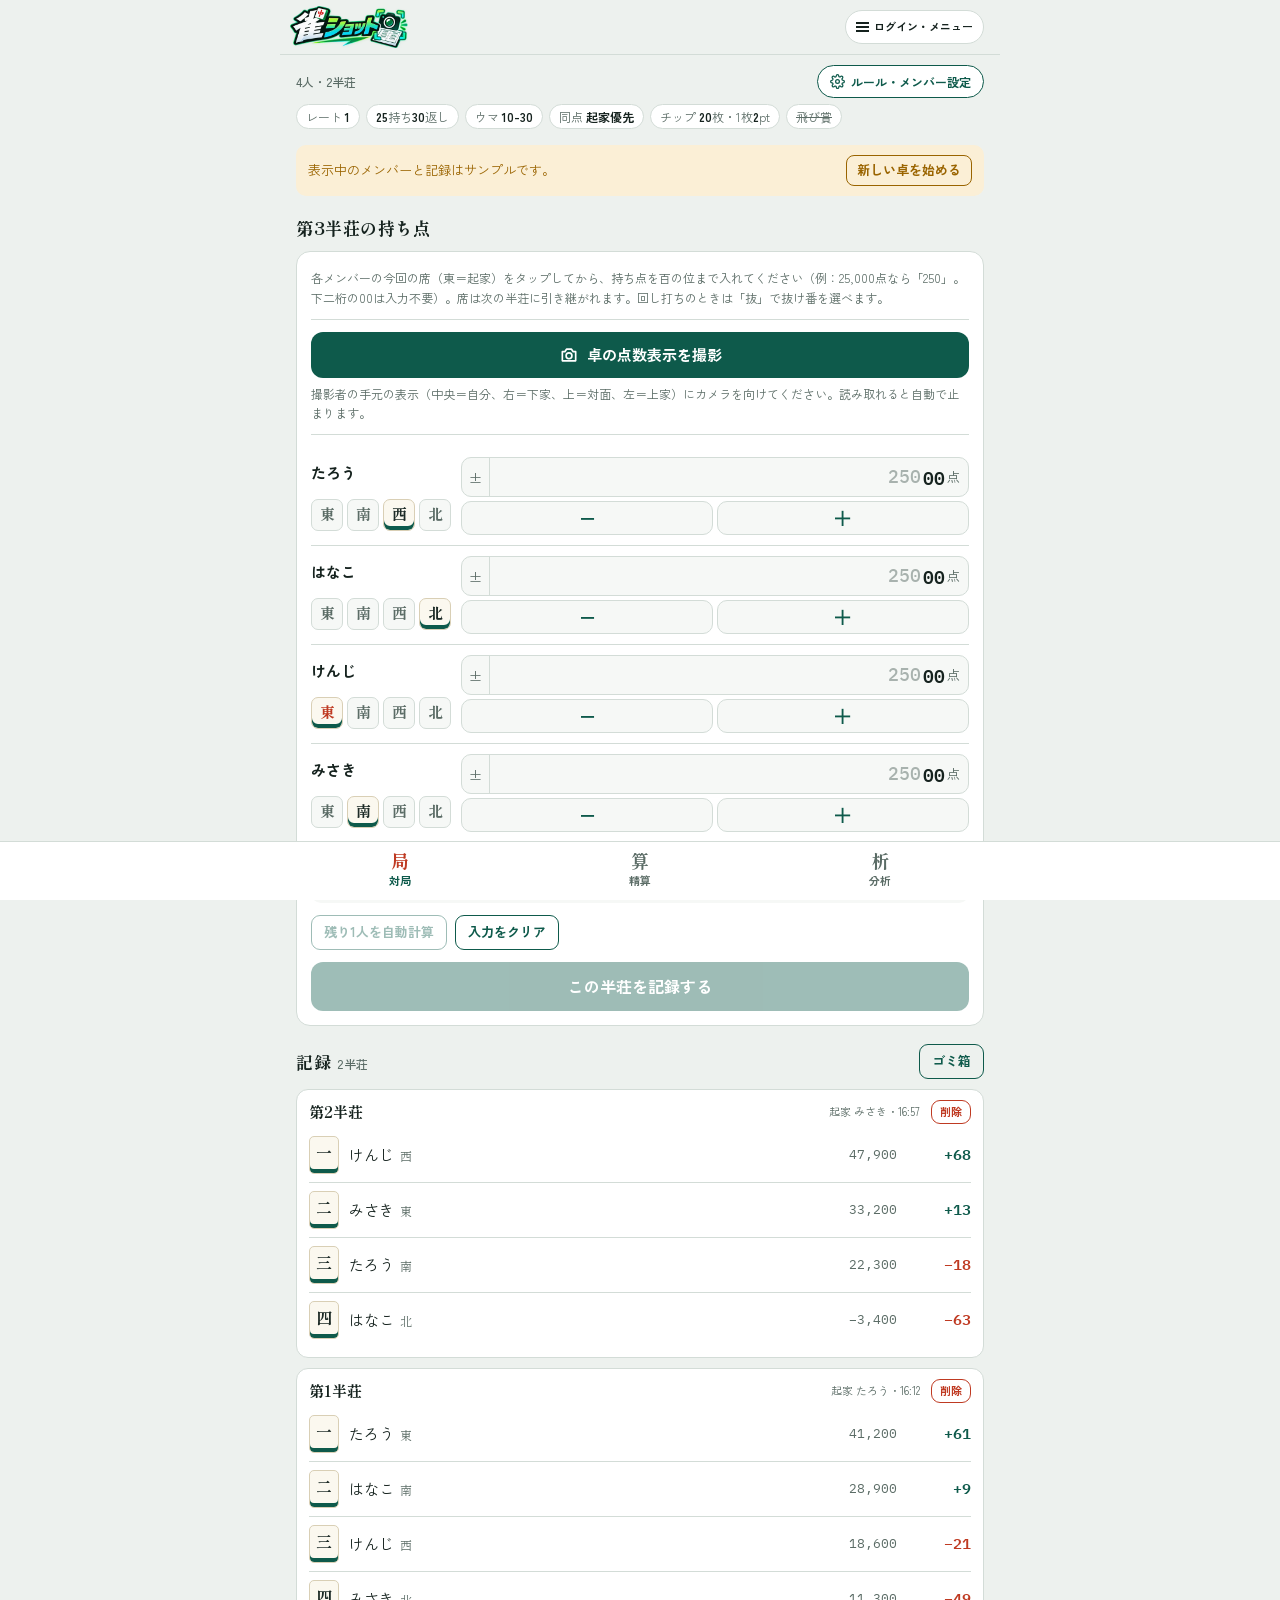
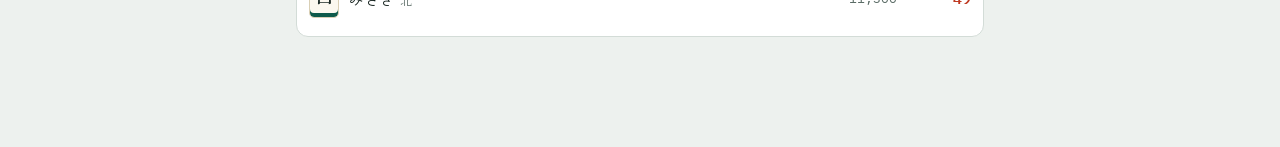
<file: index.html>
<!doctype html>
<html lang="ja">
<head>
<meta charset="utf-8">
<meta name="viewport" content="width=device-width,initial-scale=1,viewport-fit=cover">
<meta name="theme-color" content="#0E5A4B">
<meta name="color-scheme" content="only light">
<meta name="apple-mobile-web-app-capable" content="yes">
<meta name="mobile-web-app-capable" content="yes">
<meta name="apple-mobile-web-app-title" content="雀ショット">
<link rel="manifest" href="manifest.webmanifest">
<link rel="icon" href="favicon-32.png" sizes="32x32">
<link rel="icon" href="icon-192.png" sizes="192x192">
<link rel="apple-touch-icon" href="apple-touch-icon.png">
<title>雀ショット</title>
<link rel="preconnect" href="https://fonts.googleapis.com">
<link rel="preconnect" href="https://fonts.gstatic.com" crossorigin>
<link rel="stylesheet" href="https://fonts.googleapis.com/css2?family=Shippori+Mincho+B1:wght@600;800&family=Zen+Kaku+Gothic+New:wght@400;500;700&family=IBM+Plex+Mono:wght@500;600&display=swap">
<script src="move.js?v=67"></script>
<link rel="stylesheet" href="style.css?v=67">
</head>
<body>
<div class="wrap">
  <header class="top">
    <h1 class="logo"><img src="logo.webp" width="404" height="144" alt="雀ショット"></h1>
    <div class="hbtns ro-hide">
      <button type="button" class="hbtn" id="menuBtn" aria-label="メニュー" aria-haspopup="dialog" aria-controls="menu"><span class="bars" aria-hidden="true"></span><span class="mtx" id="menuLbl">メニュー</span></button>
    </div>
  </header>
  <div class="meta"><div class="metarow"><span id="modeLbl"></span><button type="button" class="setbtn ro-hide" id="settingsBtn" aria-haspopup="dialog" aria-controls="settingsDlg"><svg viewBox="0 0 24 24" fill="none" stroke="currentColor" stroke-width="2" stroke-linecap="round" stroke-linejoin="round" aria-hidden="true"><circle cx="12" cy="12" r="3"/><path d="M19.4 15a1.7 1.7 0 0 0 .3 1.8l.1.1a2 2 0 1 1-2.8 2.8l-.1-.1a1.7 1.7 0 0 0-1.8-.3 1.7 1.7 0 0 0-1 1.5V21a2 2 0 1 1-4 0v-.1a1.7 1.7 0 0 0-1.1-1.5 1.7 1.7 0 0 0-1.8.3l-.1.1a2 2 0 1 1-2.8-2.8l.1-.1a1.7 1.7 0 0 0 .3-1.8 1.7 1.7 0 0 0-1.5-1H3a2 2 0 1 1 0-4h.1a1.7 1.7 0 0 0 1.5-1.1 1.7 1.7 0 0 0-.3-1.8l-.1-.1a2 2 0 1 1 2.8-2.8l.1.1a1.7 1.7 0 0 0 1.8.3H9a1.7 1.7 0 0 0 1-1.5V3a2 2 0 1 1 4 0v.1a1.7 1.7 0 0 0 1 1.5 1.7 1.7 0 0 0 1.8-.3l.1-.1a2 2 0 1 1 2.8 2.8l-.1.1a1.7 1.7 0 0 0-.3 1.8V9a1.7 1.7 0 0 0 1.5 1H21a2 2 0 1 1 0 4h-.1a1.7 1.7 0 0 0-1.5 1z"/></svg>ルール・メンバー設定</button></div><div class="chips" id="ruleChips"></div></div>
  <div id="cloudState" class="cloudbar" hidden></div>
  <div id="sampleBanner" class="banner" hidden>
    <span>表示中のメンバーと記録はサンプルです。</span>
    <button type="button" id="startFresh">新しい卓を始める</button>
  </div>

  <!-- 対局 -->
  <section class="view" id="v-game" hidden>
    <div class="sec ro-hide">
      <h2 id="nextTitle">半荘の結果を入力</h2>
      <div class="panel">
        <div class="row"><span class="hint">各メンバーの今回の席（東＝起家）をタップしてから、持ち点を百の位まで入れてください（例：25,000点なら「250」。下二桁の00は入力不要）。席は次の半荘に引き継がれます。回し打ちのときは「抜」で抜け番を選べます。</span></div>
        <div class="row">
          <div class="camrow">
            <button type="button" class="btn cam" id="camBtn"><svg viewBox="0 0 24 24" fill="none" stroke="currentColor" stroke-width="2" stroke-linecap="round" stroke-linejoin="round" aria-hidden="true"><path d="M4 8h3l2-3h6l2 3h3v11H4z"/><circle cx="12" cy="13" r="3.5"/></svg>卓の点数表示を撮影</button>
          </div>
          <input type="file" id="camIn" accept="image/*" capture="environment" hidden>
          <input type="file" id="pickIn" accept="image/*,video/*" hidden>
          <span class="hint">撮影者の手元の表示（中央＝自分、右＝下家、上＝対面、左＝上家）にカメラを向けてください。読み取れると自動で止まります。</span>
          <div id="scanBox" class="scan" hidden>
            <div><div class="lbl">撮影したのは誰？</div><div class="seg" id="segShooter" style="margin-top:6px"></div></div>
            <div id="emptyWrap" hidden><div class="lbl">空いている席の表示（三麻）</div><div class="seg" id="segEmpty" style="margin-top:6px"></div><p class="hint" id="emptyHint" style="margin:4px 0 0"></p></div>
            <canvas id="scanCv" aria-label="読み取った写真"></canvas>
            <div id="scanRows"></div>
            <div class="check" id="scanCheck"></div>
            <div class="actions" style="margin-top:0"><button type="button" class="btn" id="scanApply" style="width:auto;flex:1">入力欄に反映</button><button type="button" class="btn ghost" id="scanCancel">やめる</button></div>
          </div>
          <div class="busy" id="scanBusy" hidden>読み取り中…</div>
        </div>
        <div class="row" style="gap:0" id="entryList"></div>
        <div class="tobi" id="tobiBox" hidden></div>
        <div class="check" id="sumCheck"></div>
        <div class="actions">
          <button type="button" class="btn ghost" id="autoFill">残り1人を自動計算</button>
          <button type="button" class="btn ghost" id="clearEntry">入力をクリア</button>
        </div>
        <div style="margin-top:12px"><button type="button" class="btn" id="saveGame" disabled>この半荘を記録する</button></div>
      </div>
    </div>
    <div class="sec">
      <div class="sechead"><h2>記録<span class="sub" id="gameCount"></span></h2><button type="button" class="btn ghost ro-hide" id="trashToggle">ゴミ箱</button></div>
      <div class="panel ro-hide" id="trashBox" hidden style="margin-bottom:10px"></div>
      <div id="gameList"></div>
    </div>
  </section>

  <!-- 精算 -->
  <section class="view" id="v-total" hidden>
    <div class="sec">
      <h2>精算</h2>
      <div class="big" id="yenCards"></div>
    </div>
    <div class="sec">
      <h2>チップ<span class="sub">終了時の枚数</span></h2>
      <div class="panel">
        <div class="grid4" id="chipFields"></div>
        <div class="check" id="chipCheck" style="margin-top:12px"></div>
        <div id="chipSaved" class="savestate" aria-live="polite"></div>
      </div>
    </div>
    <div class="sec">
      <h2>場代<span class="sub">精算の金額から差し引きます</span></h2>
      <div class="panel">
        <div class="row">
          <div class="grid2"><div><div class="mini">場代の合計</div><label class="field"><input id="inFee" inputmode="numeric" placeholder="0" aria-label="場代の合計"><span class="unit">円</span></label></div></div>
        </div>
        <div class="row"><span class="lbl">分け方</span>
          <div class="seg" id="segFee"><button type="button" data-v="equal">全員で均等</button><button type="button" data-v="games">打った半荘数で按分</button></div>
          <span class="hint" id="feeHint"></span>
        </div>
      </div>
    </div>
    <div class="sec">
      <h2>内訳</h2>
      <div class="panel"><div class="tw"><table id="totalTable"></table></div></div>
    </div>
    <div class="sec ro-hide">
      <div class="panel">
        <div class="toggle"><span>この精算を保存して新しく始める</span><button type="button" class="btn ghost" id="resetAll">保存して新しく始める</button></div>
        <div class="confirm" id="resetConfirm" hidden style="color:var(--ink)">
          <span>今の記録・チップ・場代を「過去の精算」に保存して、新しく始めます。ルールとメンバーはそのまま残ります。</span>
          <button type="button" class="btn" style="width:auto" id="resetYes">保存して始める</button>
          <button type="button" class="btn ghost" id="resetNo">やめる</button>
        </div>
      </div>
    </div>
      <div class="sec">
      <h2>過去の精算<span class="sub">保存した精算を見る・戻す</span></h2>
      <div class="panel" id="archiveList"></div>
    </div>
  </section>

  <!-- 成績 -->
  <section class="view" id="v-stats" hidden>
    <div class="sec">
      <h2>分析<span class="sub">この卓のメンバー全員の成績</span></h2>
      <div id="statsBox" style="display:grid;gap:14px"></div>
    </div>
  </section>

  <!-- 共有 -->
</div>

<nav class="tabs" aria-label="画面切り替え">
  <div class="in">
    <button type="button" data-view="game"><span class="k">局</span>対局</button>
    <button type="button" data-view="total"><span class="k">算</span>精算</button>
    <button type="button" data-view="stats"><span class="k">析</span>分析</button>
  </div>
</nav>

<dialog id="settingsDlg" class="fulldlg" aria-labelledby="settingsTitle">
  <div class="fulldlg-hd"><h2 id="settingsTitle">ルール・メンバー設定</h2><button type="button" class="btn" id="settingsClose">完了</button></div>
  <div class="fulldlg-body">
  <!-- メンバー -->
  <section id="v-players">
    <div class="sec">
      <h2>メンバー<span class="sub">席（東南西北）は半荘ごとに対局画面で決めます</span></h2>
      <div class="panel" style="margin-bottom:10px">
        <div class="row"><span class="lbl">メンバーの人数</span>
          <div class="seg" id="segMembers"></div>
          <span class="hint" id="memHint"></span>
        </div>
      </div>
      <div class="panel" id="seatList"></div>
      <p class="hint" style="margin:8px 2px 0">名前は途中で変えても記録はそのまま残ります。</p>
    </div>
  </section>

  <!-- ルール -->
  <section id="v-rules">
    <div class="sec">
      <h2>基本</h2>
      <div class="panel">
        <div class="row"><span class="lbl">人数</span>
          <div class="seg" id="segPlayers"><button type="button" data-v="4">4人麻雀</button><button type="button" data-v="3">3人麻雀</button></div>
          <div class="confirm" id="playersConfirm" hidden><span id="playersMsg"></span><button type="button" class="btn" id="playersYes">保存して切り替える</button><button type="button" class="btn ghost" id="playersNo">やめる</button></div>
        </div>
        <div class="row"><span class="lbl">レート</span>
          <div class="seg" id="segRate"><button type="button" data-v="0.5">0.5<small>テンゴ</small></button><button type="button" data-v="0.75">0.75<small>テンナナゴ</small></button><button type="button" data-v="1">1<small>テンピン</small></button><button type="button" data-v="2">2<small>テンリャン</small></button><button type="button" data-v="custom">その他</button></div>
          <div id="rateCustomRow" hidden><label class="field" style="max-width:220px"><span class="unit">1000点＝</span><input id="inRateYen" inputmode="decimal" aria-label="1000点あたりの金額（円）"><span class="unit">円</span></label></div>
          <span class="hint" id="rateHint"></span>
        </div>
        <div class="row"><span class="lbl">持ち点 / 返し</span>
          <div class="grid2">
            <div><div class="mini">配給原点</div><label class="field"><input id="inStart" inputmode="numeric" aria-label="配給原点"><span class="unit">点</span></label></div>
            <div><div class="mini">返し点</div><label class="field"><input id="inRet" inputmode="numeric" aria-label="返し点"><span class="unit">点</span></label></div>
          </div>
          <span class="hint" id="okaHint"></span>
        </div>
        <div class="row"><span class="lbl">端数処理</span>
          <div class="seg" id="segRound"><button type="button" data-v="gosha">五捨六入</button><button type="button" data-v="shisha">四捨五入</button><button type="button" data-v="kirisute">切り捨て</button><button type="button" data-v="none">小数で計算</button></div>
          <span class="hint">1000点＝1ptに換算するときの百の位の扱い。トップは他家の合計で調整します。</span>
        </div>
        <div class="row"><span class="lbl">同点のとき</span>
          <div class="seg" id="segTie"><button type="button" data-v="kicha">起家優先</button><button type="button" data-v="kamicha">上家取り</button><button type="button" data-v="split">分け合い</button></div>
          <span class="hint" id="tieHint"></span>
        </div>
      </div>
    </div>

    <div class="sec">
      <h2>ウマ<span class="sub">順位点</span></h2>
      <div class="panel">
        <div class="row">
          <div class="seg" id="segUma"></div>
          <div id="umaCustom" hidden>
            <div class="grid4" id="umaFields"></div>
            <div class="warnline" id="umaWarn" hidden></div>
          </div>
          <span class="hint" id="umaHint"></span>
        </div>
      </div>
    </div>

    <div class="sec">
      <h2>チップ</h2>
      <div class="panel">
        <div class="row">
          <div class="grid2">
            <div><div class="mini">初期枚数</div><label class="field"><input id="inChipInit" inputmode="numeric" aria-label="チップ初期枚数"><span class="unit">枚</span></label></div>
            <div><div class="mini">1枚の価値</div><label class="field"><input id="inChipPt" inputmode="decimal" aria-label="チップ1枚の価値"><span class="unit">pt</span></label></div>
          </div>
          <span class="hint" id="chipHint"></span>
        </div>
      </div>
    </div>

    <div class="sec">
      <h2>飛び賞</h2>
      <div class="panel">
        <div class="row toggle"><span>飛び賞あり</span><button type="button" class="sw" role="switch" id="swTobi" aria-label="飛び賞"></button></div>
        <div class="row" id="tobiPtRow">
          <div class="grid2"><div><div class="mini">飛び賞</div><label class="field"><input id="inTobiPt" inputmode="decimal" aria-label="飛び賞のpt"><span class="unit">pt</span></label></div></div>
          <span class="hint" id="tobiHint"></span>
        </div>
        <div class="row" id="tobiAtRow"><span class="lbl">飛びの判定</span>
          <div class="seg" id="segTobiAt"><button type="button" data-v="neg">0点未満で飛び</button><button type="button" data-v="zero">0点ちょうども飛び</button></div>
        </div>
      </div>
    </div>
  </section>

  </div>
</dialog>

<dialog id="shareDlg" class="fulldlg" aria-labelledby="shareTitle">
  <div class="fulldlg-hd"><h2 id="shareTitle">共有・卓の切り替え</h2><button type="button" class="btn" id="shareClose">閉じる</button></div>
  <div class="fulldlg-body">
    <div id="shareBox" style="display:grid;gap:12px"></div>
  </div>
</dialog>

<dialog id="privacyDlg" class="fulldlg" aria-labelledby="privacyTitle">
  <div class="fulldlg-hd"><h2 id="privacyTitle">プライバシーポリシー</h2><button type="button" class="btn" id="privacyClose">閉じる</button></div>
  <iframe id="privacyFrame" title="プライバシーポリシー" class="docframe"></iframe>
</dialog>

<dialog id="qrJoin" class="pickdlg" aria-labelledby="qrJoinTitle">
  <div class="sheet-hd"><h2 id="qrJoinTitle">QRで参加</h2><button type="button" class="btn ghost" id="qrJoinClose">閉じる</button></div>
  <p class="hint" style="margin:0 0 10px">卓を作った人のスマホに出ている「招待用QRコード」を、枠に合わせて写してください。</p>
  <div class="qr-cam"><video id="qrVideo" playsinline muted autoplay></video><div class="qr-frame"></div></div>
  <p class="qr-msg" id="qrMsg"></p>
  <label class="btn ghost" for="qrPhoto">写真・スクリーンショットから読み取る</label>
  <input type="file" id="qrPhoto" accept="image/*" hidden>
  <details class="qr-paste"><summary>招待リンクを貼り付けて参加する</summary>
    <div class="qr-row"><input type="url" id="qrText" placeholder="https://janshot.vercel.app/?join=…" autocomplete="off"><button type="button" class="btn" id="qrTextGo">参加</button></div></details>
</dialog>

<dialog id="tablePick" class="pickdlg" aria-labelledby="tablePickTitle">
  <div class="sheet-hd"><h2 id="tablePickTitle">どの卓を開きますか？</h2><button type="button" class="btn ghost" id="tablePickClose">閉じる</button></div>
  <p class="hint" style="margin:0 0 12px">参加している卓です（新しく更新された順）。あとからメニューの「共有・卓の切り替え」でも切り替えられます。</p>
  <div class="panel" id="tablePickList"></div>
</dialog>

<dialog id="shooterDlg" class="pickdlg" aria-labelledby="shooterTitle">
  <div class="sheet-hd"><h2 id="shooterTitle">撮影するのは誰？</h2><button type="button" class="btn ghost" id="shooterClose">やめる</button></div>
  <p class="hint" style="margin:0 0 12px" id="shooterHint">撮影する人の手元の表示を「自分」として、ほかの3人の席を割り当てます。</p>
  <div class="shooters" id="shooterList"></div>
  <div class="empty-pick" id="emptyStep" hidden>
    <button type="button" class="ep-top" data-e="2">向かい</button>
    <button type="button" class="ep-left" data-e="3">左</button>
    <div class="ep-table">卓</div>
    <button type="button" class="ep-right" data-e="1">右</button>
    <div class="ep-me" id="emptyMe">自分</div>
  </div>
</dialog>

<dialog id="liveCam" class="live" aria-label="点数表示の読み取り">
  <video id="liveVideo" playsinline muted autoplay></video>
  <div class="live-ui">
    <p class="live-msg" id="liveMsg"></p>
    <p class="live-read" id="liveRead"></p>
    <div class="live-denied" id="liveDenied" hidden>
      <p class="live-dh">カメラの使用が許可されていません</p>
      <ol class="live-steps" id="liveSteps"></ol>
      <button type="button" class="btn ghost" id="liveRetry">許可したので、もう一度試す</button>
    </div>
    <label class="btn" for="camIn" id="livePhoto" hidden>写真を撮って読み取る</label>
    <p class="live-note" id="livePhotoNote" hidden>スマホのカメラで写真を撮って読み取ります（許可の設定は不要です）</p>
    <div class="live-btns"><button type="button" class="btn" id="liveShoot">この映像で読み取る</button><button type="button" class="btn ghost" id="liveClose">閉じる</button></div>
    <div class="live-links"><label class="live-pick" for="pickIn">写真・動画から読み取る</label></div>
  </div>
</dialog>

<dialog id="menu" class="sheet" aria-labelledby="menuTitle">
  <div class="sheet-in">
    <div class="sheet-hd"><h2 id="menuTitle">メニュー</h2><button type="button" class="btn ghost" id="menuClose">閉じる</button></div>
    <div class="menulist">
      <button type="button" class="cloud-only" data-go="share"><span class="k">共</span><span><b>共有・卓の切り替え</b><small>参加している卓・招待リンク・QRコード</small></span></button>
      <button type="button" class="cloud-only" id="menuQr"><span class="k">参</span><span><b>QRで参加</b><small>招待のQRコードをアプリのカメラで読み取る</small></span></button>
      <a href="privacy.html" id="menuPrivacy"><span class="k">約</span><span><b>プライバシーポリシー</b><small>保存するデータについて</small></span></a>
      <button type="button" class="cloud-only" id="menuLogin"><span class="k" id="menuLoginK">入</span><span><b id="menuLoginT">ログイン</b><small id="menuLoginS">Googleアカウントでログイン</small></span></button>
    </div>
  </div>
</dialog>
<script src="config.js?v=67"></script>
<script src="cloud.js?v=67"></script>
<script src="ocr.js?v=67"></script>
<script src="app.js?v=67"></script>
<script>if('serviceWorker' in navigator){addEventListener('load',()=>navigator.serviceWorker.register('sw.js').catch(()=>{}));}</script>
</body>
</html>
</file>
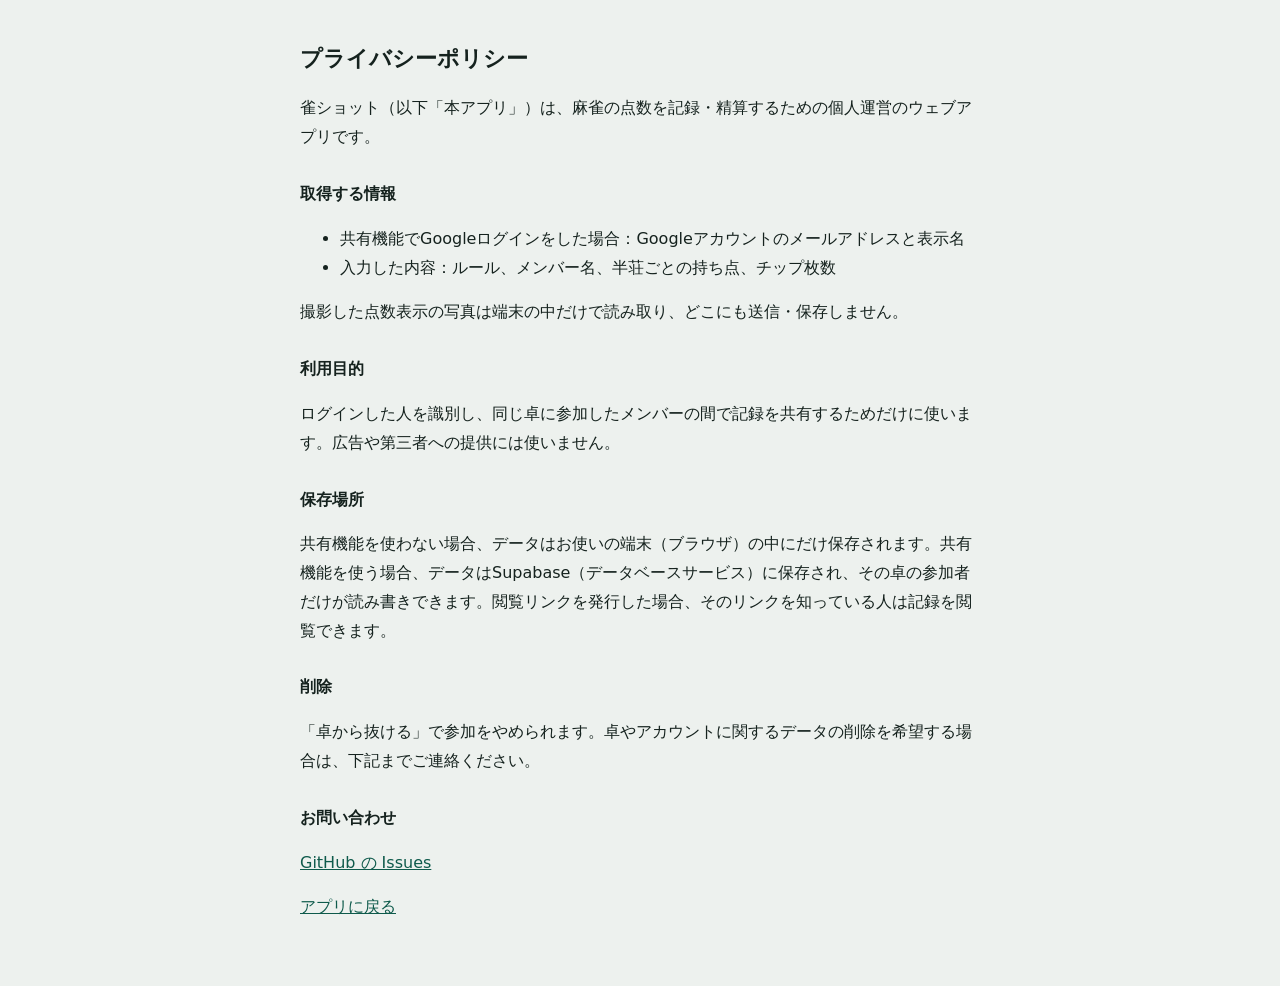
<file: privacy.html>
<!doctype html>
<html lang="ja">
<head>
<meta charset="utf-8">
<meta name="color-scheme" content="only light">
<meta name="viewport" content="width=device-width,initial-scale=1">
<title>プライバシーポリシー｜雀ショット</title>
<style>
body{margin:0;background:#EDF1EE;color:#15221E;font-family:"Hiragino Sans","Noto Sans JP",system-ui,sans-serif;line-height:1.8}
main{max-width:680px;margin:0 auto;padding:24px 16px 48px}
h1{font-size:22px} h2{font-size:16px;margin-top:28px}
a{color:#0E5A4B}
</style>
</head>
<body>
<main>
<h1>プライバシーポリシー</h1>
<p>雀ショット（以下「本アプリ」）は、麻雀の点数を記録・精算するための個人運営のウェブアプリです。</p>
<h2>取得する情報</h2>
<ul>
<li>共有機能でGoogleログインをした場合：Googleアカウントのメールアドレスと表示名</li>
<li>入力した内容：ルール、メンバー名、半荘ごとの持ち点、チップ枚数</li>
</ul>
<p>撮影した点数表示の写真は端末の中だけで読み取り、どこにも送信・保存しません。</p>
<h2>利用目的</h2>
<p>ログインした人を識別し、同じ卓に参加したメンバーの間で記録を共有するためだけに使います。広告や第三者への提供には使いません。</p>
<h2>保存場所</h2>
<p>共有機能を使わない場合、データはお使いの端末（ブラウザ）の中にだけ保存されます。共有機能を使う場合、データはSupabase（データベースサービス）に保存され、その卓の参加者だけが読み書きできます。閲覧リンクを発行した場合、そのリンクを知っている人は記録を閲覧できます。</p>
<h2>削除</h2>
<p>「卓から抜ける」で参加をやめられます。卓やアカウントに関するデータの削除を希望する場合は、下記までご連絡ください。</p>
<h2>お問い合わせ</h2>
<p><a href="https://github.com/ym-jugg/mahjong-score/issues" target="_blank" rel="noopener">GitHub の Issues</a></p>
<p id="back"><a href="./">アプリに戻る</a></p>
<script>if(window.top!==window){ document.getElementById('back').remove(); document.querySelector('h1').remove(); }</script>
</main>
</body>
</html>
</file>
<file: style.css>
:root{
  --bg:#EDF1EE; --surface:#FFFFFF; --surface2:#F6F8F6; --ink:#15221E; --muted:#5B6C66; --line:#D3DCD7;
  --felt:#0E5A4B; --felt-ink:#FFFFFF; --felt-soft:#DCEBE5;
  --shu:#BF3A22; --shu-soft:#F7E2DC;
  --tile:#FBF8EF; --tile-edge:#D9CFB5; --tile-back:#0E5A4B;
  --warn:#9A6400; --warn-soft:#FBEFD6;
  --shadow:0 1px 2px rgba(15,40,33,.08),0 4px 14px rgba(15,40,33,.06);
  --mono:"IBM Plex Mono",ui-monospace,Menlo,monospace;
  --sans:"Zen Kaku Gothic New","Hiragino Sans","Noto Sans JP",system-ui,sans-serif;
  --serif:"Shippori Mincho B1","Hiragino Mincho ProN","Yu Mincho",serif;
}
/* 端末がダークモードでも、いつもライト表示にする */
:root{color-scheme:only light}
*{box-sizing:border-box}
[hidden]{display:none!important}
html,body{background:var(--bg);max-width:100%;overflow-x:clip}
body{color:var(--ink);font-family:var(--sans);font-size:15px;line-height:1.6;-webkit-tap-highlight-color:transparent}
.wrap{max-width:720px;margin:0 auto;padding-inline:16px;padding-block:0 calc(110px + env(safe-area-inset-bottom,0px))}
.sechead{display:flex;justify-content:space-between;align-items:center;gap:10px;margin-bottom:10px}
.sechead h2{margin:0!important}
#trashBox{scroll-margin-top:140px}
button,input,select{font:inherit;color:inherit}
button{cursor:pointer}
:focus-visible{outline:2px solid var(--felt);outline-offset:2px}

/* header */
.top{position:sticky;top:0;z-index:20;background:var(--bg);margin-inline:-16px;padding:calc(10px + env(safe-area-inset-top,0px)) 16px 10px;border-bottom:1px solid var(--line);display:flex;align-items:center;justify-content:space-between;gap:8px}
.top h1{font-family:var(--serif);font-weight:800;font-size:20px;margin:0;letter-spacing:.04em;white-space:nowrap}
.hbtns{display:flex;gap:6px;flex:none}
.hbtn{display:inline-flex;align-items:center;gap:5px;border:1px solid var(--line);background:var(--surface);border-radius:999px;padding:7px 10px;font-size:11px;font-weight:700;color:var(--ink);white-space:nowrap}
.hbtn.on{border-color:var(--felt);color:var(--felt);background:var(--felt-soft)}
.hbtn.cloud-only{display:none} .cloud-on .hbtn.cloud-only{display:inline-flex}
.hbtn .bars{width:13px;height:10px;background:linear-gradient(currentColor 0 0) top/100% 2px no-repeat,linear-gradient(currentColor 0 0) center/100% 2px no-repeat,linear-gradient(currentColor 0 0) bottom/100% 2px no-repeat}
.meta{padding:10px 0 2px}
#modeLbl{font-size:12px;color:var(--muted);font-weight:500}
.chips{display:flex;flex-wrap:wrap;gap:6px;margin-top:6px}
.chip{font-size:12px;padding:2px 9px;border-radius:999px;background:var(--surface);border:1px solid var(--line);color:var(--muted);white-space:nowrap}
.chip b{color:var(--ink);font-weight:700}
.chip.on{background:var(--felt-soft);border-color:transparent;color:var(--felt)}
.chip.off{text-decoration:line-through}

.banner{margin-top:14px;display:flex;gap:10px;align-items:center;justify-content:space-between;flex-wrap:wrap;background:var(--warn-soft);color:var(--warn);border-radius:10px;padding:10px 12px;font-size:13px}
.banner button{background:transparent;border:1px solid currentColor;color:inherit;border-radius:8px;padding:4px 10px;font-weight:700}

/* sections */
.view{display:grid;grid-template-columns:minmax(0,1fr);gap:18px;margin-top:18px}
.view>*,.sec,.panel{min-width:0}
.sec h2{font-family:var(--serif);font-size:17px;margin:0 0 10px;font-weight:800;letter-spacing:.03em;text-wrap:balance}
.sec h2 .sub{font-family:var(--sans);font-size:12px;color:var(--muted);font-weight:500;margin-left:6px}
.panel{background:var(--surface);border:1px solid var(--line);border-radius:14px;padding:14px}
.row{display:grid;gap:6px;padding-block:12px;border-top:1px solid var(--line)}
.row:first-child{border-top:0;padding-top:2px}
.row:last-child{padding-bottom:2px}
.lbl{font-size:12px;font-weight:700;color:var(--muted);letter-spacing:.08em}
.hint{font-size:12px;color:var(--muted)}

/* segmented */
.seg{display:flex;flex-wrap:wrap;gap:6px}
.seg button{border:1px solid var(--line);background:var(--surface2);border-radius:10px;padding:8px 12px;font-weight:700;min-width:56px}
.seg button small{display:block;font-size:10px;font-weight:500;opacity:.8;line-height:1.2}
.seg button[aria-pressed="true"]{background:var(--felt);color:var(--felt-ink);border-color:var(--felt)}

.field{display:flex;align-items:center;gap:6px;background:var(--surface2);border:1px solid var(--line);border-radius:10px;padding:0 10px;height:42px}
.field input{border:0;background:transparent;outline:none;width:100%;min-width:0;font-family:var(--mono);font-size:16px;font-variant-numeric:tabular-nums}
.field input.txt{font-family:var(--sans)}
.field .unit{color:var(--muted);font-size:13px;white-space:nowrap}
.field:focus-within{border-color:var(--felt)}
.grid2{display:grid;grid-template-columns:repeat(2,minmax(0,1fr));gap:10px}
.grid4{display:grid;grid-template-columns:repeat(4,minmax(0,1fr));gap:8px}
.grid3{display:grid;grid-template-columns:repeat(3,minmax(0,1fr));gap:8px}
.mini{font-size:11px;color:var(--muted);margin-bottom:3px}

.toggle{display:flex;align-items:center;justify-content:space-between;gap:10px}
.sw{position:relative;width:52px;height:30px;border-radius:999px;border:0;background:var(--line);flex:none;transition:background .15s}
.sw::after{content:"";position:absolute;top:3px;left:3px;width:24px;height:24px;border-radius:50%;background:#fff;box-shadow:0 1px 2px rgba(0,0,0,.25);transition:transform .15s}
.sw[aria-checked="true"]{background:var(--felt)}
.sw[aria-checked="true"]::after{transform:translateX(22px)}

/* players */
.seat{display:grid;grid-template-columns:30px minmax(0,1fr);gap:10px;align-items:center}
.seat + .seat{margin-top:10px}

/* wind tile */
.tile{width:40px;height:50px;border-radius:7px;background:var(--tile);border:1px solid var(--tile-edge);box-shadow:inset 0 -5px 0 var(--tile-back),0 1px 0 rgba(0,0,0,.08);display:grid;place-items:center;padding-bottom:4px;font-family:var(--serif);font-weight:800;font-size:22px;color:#1C2A26;flex:none}
.tile.red{color:#BF3A22}
.tile.sm{width:30px;height:38px;font-size:16px;border-radius:5px;box-shadow:inset 0 -4px 0 var(--tile-back)}

/* score input */
.winds{display:flex;gap:4px}
.wb{width:32px;height:32px;border-radius:7px;border:1px solid var(--line);background:var(--surface2);font-family:var(--serif);font-weight:800;font-size:15px;color:var(--muted);padding:0;padding-bottom:2px}
.wb[aria-pressed="true"]{background:var(--tile);border-color:var(--tile-edge);color:#1C2A26;box-shadow:inset 0 -4px 0 var(--tile-back)}
.wb.red[aria-pressed="true"]{color:#BF3A22}
.wind{font-family:var(--serif);font-size:12px;color:var(--muted);margin-left:6px}
.tieNote{font-size:11px;color:var(--warn);margin-left:6px;font-weight:700}
.num-b{width:28px;height:28px;border-radius:50%;display:grid;place-items:center;background:var(--felt-soft);color:var(--felt);font-family:var(--mono);font-weight:600;font-size:13px;flex:none}
.entry{display:grid;grid-template-columns:max-content minmax(0,1fr);grid-template-areas:"nm stp" "wd stp";gap:6px 10px;align-items:center;padding-block:10px;border-top:1px solid var(--line)}
.entry .nm{grid-area:nm;max-width:180px}.entry .winds{grid-area:wd}.entry .pin,.entry .stp{grid-area:stp}
.scan .entry .stp{grid-area:pin}
/* 右側：上に点数、下に −／＋ */
.stp.cmp{grid-template-columns:1fr 1fr;grid-template-areas:"v v" "m p";height:auto;gap:4px}
.stp.cmp .stv{grid-area:v;height:40px}
.stp.cmp .stb{height:34px;font-size:20px}
.stp.cmp .stb.m{grid-area:m}
.stp.cmp .stb.p{grid-area:p}
.stp.cmp .stv input{font-size:18px;padding-left:2px}
.stp.cmp .stv .sgn{width:28px}
.stp.cmp .stv .zz{padding:0 8px 0 2px}
.entry .pin.outpin{height:78px}
.feeNote{display:block;font-size:10px;font-weight:500;color:var(--muted)}
.entry:first-of-type{border-top:0}
.entry .nm{font-weight:700;overflow:hidden;text-overflow:ellipsis;white-space:nowrap}
.entry .nm small{display:block;font-size:11px;color:var(--muted);font-weight:500}
.pin{display:flex;align-items:center;height:46px;border:1px solid var(--line);border-radius:10px;background:var(--surface2);overflow:hidden;width:100%;min-width:0}
.pin:focus-within{border-color:var(--felt)}
.pin .sign{width:40px;height:100%;border:0;border-right:1px solid var(--line);background:transparent;font-family:var(--mono);font-size:18px;font-weight:600}
.pin .sign.neg{color:var(--shu);background:var(--shu-soft)}
.pin input{border:0;background:transparent;outline:none;text-align:right;width:100%;min-width:0;font-family:var(--mono);font-size:19px;font-weight:600;font-variant-numeric:tabular-nums;padding-right:2px}
.pin .zz{font-size:13px;color:var(--muted);padding:0 10px 0 4px}
.pin.outpin{justify-content:center;font-size:13px;font-weight:700;color:var(--muted);background:transparent;border-style:dashed}
.entry.isout .nm{color:var(--muted)}
.wb.nuke{font-family:var(--sans);font-size:12px}
.wb.nuke[aria-pressed="true"]{background:var(--muted);color:var(--surface);border-color:var(--muted);box-shadow:none}
.seg button:disabled{opacity:.35;cursor:not-allowed}
.check{margin-top:10px;display:flex;justify-content:space-between;align-items:center;gap:10px;flex-wrap:wrap;font-size:13px;border-radius:10px;padding:9px 12px;background:var(--surface2)}
.check.ok{background:var(--felt-soft);color:var(--felt)}
.check.ng{background:var(--shu-soft);color:var(--shu)}
.check .num{font-family:var(--mono);font-weight:600}
.btn{border:0;border-radius:12px;padding:12px 16px;font-weight:700;background:var(--felt);color:var(--felt-ink);width:100%;font-size:16px}
.btn:disabled{opacity:.4;cursor:not-allowed}
.btn.ghost{background:transparent;color:var(--felt);border:1px solid var(--felt);width:auto;font-size:13px;padding:6px 12px;border-radius:9px}
.btn.ghost,.btn.danger{white-space:nowrap}
.btn.danger{background:transparent;color:var(--shu);border:1px solid var(--shu);width:auto;font-size:13px;padding:6px 12px;border-radius:9px}
.actions{display:flex;gap:8px;flex-wrap:wrap;margin-top:12px}

/* 共有 */
.cloudbar{margin-top:12px;font-size:12px;padding:7px 12px;border-radius:10px;background:var(--felt-soft);color:var(--felt);display:flex;flex-wrap:wrap;gap:4px 8px;align-items:center}
.cloudbar.warn{background:var(--warn-soft);color:var(--warn)}
.cloudbar.ro{background:var(--surface);border:1px solid var(--line);color:var(--muted)}
.cloudbar .err{color:var(--shu);font-weight:700}
.linkrow{display:grid;grid-template-columns:minmax(0,1fr) auto auto;gap:8px;align-items:center}
.linkrow input{height:40px;border:1px solid var(--line);border-radius:10px;background:var(--surface2);padding:0 10px;font-family:var(--mono);font-size:12px;min-width:0;width:100%}
.trow{display:flex;justify-content:space-between;align-items:center;gap:10px;padding-block:10px;border-top:1px solid var(--line)}
.trow:first-child{border-top:0;padding-top:0}
.trow:last-child{padding-bottom:0}
.gbtn{display:flex;align-items:center;justify-content:center;gap:8px}
/* 過去の精算 */
.arc+.arc{border-top:1px solid var(--line);margin-top:10px;padding-top:10px}
.arc .tw{margin-top:8px}
/* 成績 */
:root{--r1:#0E5A4B;--r2:#6FA898;--r3:#E2A391;--r4:#BF3A22}
.sfilters{display:flex;flex-wrap:wrap;gap:8px;align-items:center}
.sfilters .seg button{padding:6px 10px;min-width:0}
table.cmp{font-size:12px;width:100%}
table.cmp th,table.cmp td{white-space:nowrap;text-align:right;padding:7px 3px}
table.cmp tbody th small{display:block;font-weight:500;font-size:10px}
table.cmp thead th{font-size:12px;color:var(--ink);text-align:right}
table.cmp tbody th{text-align:left;font-size:12px;color:var(--muted);font-weight:700}
table.cmp td{font-family:var(--mono);font-variant-numeric:tabular-nums;color:var(--ink)}
table.cmp td.best{font-weight:800;background:var(--felt-soft)}
table.cmp .pos{color:var(--felt)} table.cmp .neg{color:var(--shu)}
.dotc{display:inline-block;width:9px;height:9px;border-radius:50%;margin-right:5px;vertical-align:1px;flex:none}
.dotc.sq{border-radius:2px}
.legend{display:flex;flex-wrap:wrap;gap:4px 12px;font-size:12px;font-weight:700;color:var(--ink);margin-bottom:8px}
.legend span{display:inline-flex;align-items:center}
.chart{width:100%;height:auto;display:block;overflow:visible}
.chart .grid{stroke:var(--line);stroke-width:1}
.chart .zero{stroke:var(--muted);stroke-width:1;stroke-dasharray:3 3}
.chart .hit{fill:transparent;cursor:pointer}
.chart .ax{font-size:10px;fill:var(--muted);font-family:var(--mono)}
.chart .lbl{paint-order:stroke;stroke:var(--surface);stroke-width:4px;stroke-linejoin:round;font-size:12px;font-weight:700;fill:var(--ink)}
.chart .lbl.sm{font-size:11px}
.rrows{display:grid;gap:8px}
.rrow{display:grid;grid-template-columns:74px minmax(0,1fr);gap:8px;align-items:center}
.rname{font-size:12px;font-weight:700;display:flex;align-items:center;overflow:hidden;white-space:nowrap;text-overflow:ellipsis}
.rbar{display:flex;gap:2px;height:24px;border-radius:6px;overflow:hidden}
.rseg{min-width:3px;color:#fff;font-size:11px;font-weight:700;font-family:var(--mono);display:flex;align-items:center;justify-content:center;overflow:hidden}
/* 飛び賞 */
.tobi{display:grid;gap:10px;margin-top:10px;padding:12px;border-radius:12px;background:var(--warn-soft);border:1px solid var(--warn)}
.tobi .q{font-size:13px;font-weight:700;color:var(--warn)}
.tobi .q b{color:var(--ink)}
.tobi .seg{margin-top:6px}
.tobi .seg button:not([aria-pressed="true"]){background:var(--surface)}
.tobiLine{font-size:12px;color:var(--warn);margin-top:4px}
/* 持ち点の −／＋ 入力 */
.stp{display:grid;grid-template-columns:52px minmax(0,1fr) 52px;gap:6px;align-items:stretch;height:48px}
.stb{border:1px solid var(--line);background:var(--surface2);border-radius:10px;font-size:24px;font-weight:600;line-height:1;color:var(--felt);touch-action:manipulation;user-select:none;-webkit-user-select:none;-webkit-touch-callout:none}
.stb:active{background:var(--felt-soft)}
.stv{display:flex;align-items:center;border:1px solid var(--line);border-radius:10px;background:var(--surface2);overflow:hidden;min-width:0}
.stv:focus-within{border-color:var(--felt)}
.stv .sgn{width:34px;height:100%;border:0;border-right:1px solid var(--line);background:transparent;color:var(--muted);font-size:15px;flex:none}
.stv input{flex:1;border:0;background:transparent;outline:none;text-align:right;width:100%;min-width:0;font-family:var(--mono);font-size:20px;font-weight:600;font-variant-numeric:tabular-nums;padding:0 2px 0 6px;color:var(--ink)}
.stv .zz{font-size:13px;color:var(--muted);padding:0 10px 0 4px}
.stv .z0{font-family:var(--mono);font-size:20px;font-weight:600;font-variant-numeric:tabular-nums;color:var(--ink);flex:none}
.stp.cmp .stv .z0{font-size:18px}
.stv input::placeholder{color:var(--muted);opacity:1;font-weight:500}
.stp:not(.def) .stv input::placeholder{opacity:.5}
.stp.def .stv input{color:var(--muted);opacity:.5;font-weight:500}
input::placeholder{color:var(--muted);opacity:.45}
/* scan */
.camrow{display:flex;gap:8px;flex-wrap:wrap}
.btn.cam{display:inline-flex;align-items:center;justify-content:center;gap:8px;width:auto;flex:1 1 220px;font-size:15px;padding:11px 14px}
.btn.cam svg{width:20px;height:20px;flex:none}
.scan{margin-top:12px;border:1px solid var(--felt);border-radius:12px;padding:12px;background:var(--surface2);display:grid;gap:10px}
.scan canvas{width:100%;height:auto;border-radius:8px;background:#000;display:block}
.scan .entry{grid-template-columns:minmax(0,1fr);grid-template-areas:"nm" "rl" "pin"}
.scan .entry .role{grid-area:rl;font-size:12px;color:var(--muted)}
.scan .entry.miss .stv{border-color:var(--shu);background:var(--shu-soft)}
.scan .entry .raw{font-family:var(--mono);color:var(--warn)}
.busy{font-size:13px;color:var(--muted)}
/* results */
.res{display:grid;gap:0}
.res .r{display:grid;grid-template-columns:30px 1fr auto auto;gap:10px;align-items:center;padding-block:8px;border-top:1px solid var(--line)}
.res .r:first-child{border-top:0}
.res .raw{font-family:var(--mono);color:var(--muted);font-size:13px;font-variant-numeric:tabular-nums}
.pt{font-family:var(--mono);font-weight:600;font-variant-numeric:tabular-nums;text-align:right;min-width:64px}
.pos{color:var(--felt)} .neg{color:var(--shu)}
.game{border:1px solid var(--line);border-radius:12px;background:var(--surface);padding:10px 12px}
.game + .game{margin-top:10px}
.game header{display:flex;justify-content:space-between;align-items:center;gap:8px;margin-bottom:4px}
.game header b{font-family:var(--serif);font-size:15px}
.game header .hint{font-size:11px}
.confirm{display:flex;gap:8px;align-items:center;flex-wrap:wrap;margin-top:8px;font-size:13px;color:var(--shu)}
.fresh{animation:pop .5s ease-out}
@keyframes pop{from{background:var(--felt-soft)}to{background:var(--surface)}}

/* totals table */
.tw{overflow-x:auto;margin-inline:-14px;padding-inline:14px}
table{border-collapse:collapse;width:100%;font-variant-numeric:tabular-nums}
th,td{padding:8px 4px;text-align:right;border-bottom:1px solid var(--line);white-space:nowrap}
th{font-size:11px;color:var(--muted);font-weight:700;letter-spacing:.06em}
th:first-child,td:first-child{text-align:left}
td{font-family:var(--mono);font-size:clamp(12px,3.6vw,14px)}
td.nm small{display:block;font-family:var(--mono);font-weight:500;font-size:11px;color:var(--muted)}
td.nm{font-family:var(--sans);font-weight:700}
tr.sum td{border-bottom:0;font-size:16px}
.yen{font-weight:600}
.ranks{font-size:12px;color:var(--muted)}
.chipin{width:74px;height:36px;border:1px solid var(--line);border-radius:8px;background:var(--surface2);text-align:right;font-family:var(--mono);font-size:15px;padding:0 8px}
.big{display:grid;grid-template-columns:repeat(2,minmax(0,1fr));gap:10px}
.big.three{grid-template-columns:repeat(3,minmax(0,1fr))}
.big.three .who .y{font-size:17px}
.who{border-radius:12px;padding:12px;background:var(--surface2);border:1px solid var(--line)}
.who .n{font-weight:700;font-size:14px}
.who .y{font-family:var(--mono);font-size:clamp(17px,5.4vw,22px);white-space:nowrap;font-weight:600;font-variant-numeric:tabular-nums}
.who .p{font-family:var(--mono);font-size:12px;color:var(--muted)}
.empty{color:var(--muted);font-size:14px;text-align:center;padding:18px 0}

/* nav */
nav.tabs{position:fixed;left:0;right:0;bottom:0;z-index:10;background:var(--surface);border-top:1px solid var(--line);padding-bottom:env(safe-area-inset-bottom,0px)}
nav.tabs .in{max-width:720px;margin:0 auto;display:grid;grid-auto-flow:column;grid-auto-columns:1fr}
nav.tabs button.cloud-only{display:none}
.cloud-on nav.tabs button.cloud-only{display:grid}
.ro .ro-hide{display:none!important}
nav.tabs button{border:0;background:transparent;padding:9px 4px 10px;display:grid;justify-items:center;gap:2px;font-size:11px;font-weight:700;color:var(--muted)}
nav.tabs button .k{font-family:var(--serif);font-size:18px;line-height:1.1}
nav.tabs button[aria-current="page"]{color:var(--felt)}
nav.tabs button[aria-current="page"] .k{color:var(--shu)}
.warnline{font-size:12px;color:var(--warn);margin-top:6px}
@media (max-width:420px){
  .grid4{grid-template-columns:repeat(2,minmax(0,1fr))}
  .wb{width:30px;height:32px}

}
@media (prefers-reduced-motion:reduce){*{animation:none!important;transition:none!important}}

/* PWA単体表示用の基本設定 */
html{-webkit-text-size-adjust:100%}
:root{padding-top:env(safe-area-inset-top,0px);padding-bottom:env(safe-area-inset-bottom,0px)}
body{margin:0}

/* レートの選択肢は1行に並べる */
#segRate{display:grid;grid-template-columns:repeat(5,minmax(0,1fr))}
#segRate button{min-width:0;padding:8px 4px}
#segRate button{white-space:nowrap;font-size:14px}
#segRate button small{font-size:9px;letter-spacing:-.02em}

/* メニュー */
.sheet{border:0;padding:0;margin:0 0 0 auto;height:100%;max-height:100%;width:min(300px,82vw);max-width:none;background:var(--bg);color:var(--ink);box-shadow:-8px 0 24px rgba(0,0,0,.15)}
.sheet::backdrop{background:rgba(20,28,24,.45)}
.sheet[open]{animation:drawerIn .22s ease-out}
@keyframes drawerIn{from{transform:translateX(100%)}to{transform:none}}
.sheet-in{padding:calc(14px + env(safe-area-inset-top,0px)) 16px calc(16px + env(safe-area-inset-bottom,0px))}
.sheet-hd{display:flex;justify-content:space-between;align-items:center;margin-bottom:12px}
.sheet-hd h2{margin:0;font-family:var(--serif);font-size:18px}
.menulist{display:grid;gap:8px}
.menulist>*{display:grid;grid-template-columns:40px 1fr;gap:12px;align-items:center;text-align:left;width:100%;background:var(--surface);border:1px solid var(--line);border-radius:12px;padding:12px 14px;color:var(--ink);text-decoration:none;font:inherit}
.menulist>[aria-current]{border-color:var(--felt);background:var(--felt-soft)}
.menulist .k{font-family:var(--serif);font-size:22px;color:var(--shu);text-align:center}
.menulist b{display:block;font-size:15px}
.menulist small{display:block;font-size:12px;color:var(--muted);margin-top:2px}
.menulist .cloud-only{display:none}
.cloud-on .menulist .cloud-only{display:grid}
@media (max-width:350px){ .top h1{font-size:17px} .hbtn{padding:7px 8px} }

.qrbox{display:grid;justify-items:center;gap:6px;margin-top:10px;padding:14px;background:#fff;border:1px solid var(--line);border-radius:12px}
.qrbox[hidden]{display:none}
.qrimg{width:min(220px,70vw);aspect-ratio:1;display:grid;place-items:center;font-size:12px;color:var(--muted);text-align:center}
.qrimg svg{width:100%;height:100%;display:block}
.linkrow [aria-expanded="true"]{background:var(--felt-soft);border-color:var(--felt);color:var(--felt)}


/* アプリ内カメラ */
.live{border:0;padding:0;margin:0;width:100%;height:100%;max-width:none;max-height:none;background:#000;color:#fff}
.live[open]{display:flex;flex-direction:column}
.live::backdrop{background:#000}
.live video{flex:1;min-height:0;width:100%;object-fit:contain;background:#000}
.live-ui{display:grid;gap:8px;padding:12px 16px calc(14px + env(safe-area-inset-bottom,0px));background:#111}
.live-msg{margin:0;font-size:13px;line-height:1.5;color:#e8ece9}
.live-read{margin:0;display:flex;flex-wrap:wrap;gap:4px 14px;font-size:12px;color:#aab5b0;min-height:18px}
.live-read b{font-family:var(--mono);color:#fff;font-size:14px}
.live-btns{display:grid;grid-template-columns:1fr auto;gap:8px}
.live-btns .btn.ghost{background:transparent;color:#fff;border-color:#55605b}
.live-pick{justify-self:center;font-size:13px;color:#cfe3da;text-decoration:underline;padding:4px 8px;cursor:pointer}

/* 撮影者の選択 */
.pickdlg{border:0;border-radius:18px;padding:18px 16px;width:min(360px,calc(100% - 32px));background:var(--bg);color:var(--ink)}
.pickdlg::backdrop{background:rgba(20,28,24,.45)}
.shooters{display:grid;grid-template-columns:1fr 1fr;gap:8px}
.shooters button{display:grid;gap:2px;justify-items:center;padding:14px 8px;border:1px solid var(--line);border-radius:12px;background:var(--surface);color:var(--ink);font:inherit}
.shooters button b{font-size:17px;max-width:100%;overflow:hidden;text-overflow:ellipsis;white-space:nowrap}
.shooters button small{font-size:12px;color:var(--muted)}
.shooters button[aria-current]{border-color:var(--felt);box-shadow:inset 0 0 0 1px var(--felt)}

/* チップ（点数入力と同じ見た目） */
.entry.chipe{grid-template-areas:"nm stp";grid-template-columns:minmax(0,.85fr) minmax(0,1fr)}
.stb:disabled,.sgn:disabled{opacity:.4}
/* 横スワイプでの切り替え */
.view.swl{animation:swl .2s ease-out} .view.swr{animation:swr .2s ease-out}
@keyframes swl{from{transform:translateX(24px);opacity:.4}to{transform:none;opacity:1}}
@keyframes swr{from{transform:translateX(-24px);opacity:.4}to{transform:none;opacity:1}}
@media (prefers-reduced-motion:reduce){ .view.swl,.view.swr{animation:none} }

.live-links{display:flex;justify-content:center;gap:12px}
button.live-pick{-webkit-appearance:none;appearance:none;background:transparent;border:0;font:inherit;color:#cfe3da}
a.btn{display:inline-flex;align-items:center;justify-content:center;text-decoration:none}

/* ルール・メンバー設定（モーダル） */
.metarow{display:flex;align-items:center;justify-content:space-between;gap:8px}
.setbtn{display:inline-flex;align-items:center;gap:6px;border:1px solid var(--felt);background:var(--surface);color:var(--felt);border-radius:999px;padding:6px 12px;font-size:12px;font-weight:700;white-space:nowrap}
.setbtn svg{width:15px;height:15px;flex:none}
.fulldlg{border:0;padding:0;margin:0;width:100%;height:100%;max-width:none;max-height:none;background:var(--bg);color:var(--ink)}
.fulldlg[open]{display:flex;flex-direction:column;animation:drawerIn .22s ease-out}
.fulldlg::backdrop{background:rgba(20,28,24,.45)}
.fulldlg-hd{display:flex;align-items:center;justify-content:space-between;gap:10px;padding:calc(10px + env(safe-area-inset-top,0px)) 16px 10px;border-bottom:1px solid var(--line);background:var(--bg)}
.fulldlg-hd h2{margin:0;font-family:var(--serif);font-size:18px}
.fulldlg-hd .btn{width:auto;padding:8px 18px;font-size:14px}
.fulldlg-body{flex:1;overflow-y:auto;-webkit-overflow-scrolling:touch;padding:0 16px calc(24px + env(safe-area-inset-bottom,0px));max-width:720px;width:100%;margin:0 auto;box-sizing:border-box}
.fulldlg-body{padding-top:18px}
.fulldlg-body section+section{margin-top:26px}

.docframe{flex:1;width:100%;border:0;background:var(--bg)}

/* ヘッダーのロゴ */
.top h1.logo{line-height:0;display:flex;align-items:center}
.top h1.logo img{height:42px;width:auto;display:block;margin:-4px 0 -4px -6px}
@media (max-width:350px){ .top h1.logo img{height:36px} }
table.cmp td small.sub2{display:block;font-size:10px;color:var(--muted);font-weight:500}

.savestate{margin-top:8px;font-size:12px;font-weight:700;text-align:right}
.savestate.ok{color:var(--felt)} .savestate.wait{color:var(--muted)}
.arc-confirm{animation:arcIn .25s ease-out;margin:10px 0 4px;padding:12px 14px;border:1px solid var(--felt);border-radius:12px;background:var(--felt-soft);color:var(--ink);font-size:14px;font-weight:700;gap:10px}
.arc-confirm .msg{flex:1 1 100%;line-height:1.5}
.arc-confirm .btns{display:flex;gap:8px;justify-content:flex-end;flex:1 1 100%}
.arc-confirm .btn{width:auto;padding:8px 18px;font-size:14px;border-radius:10px}
.arc-confirm.del{border-color:var(--shu);background:var(--shu-soft)}@keyframes arcIn{from{opacity:0;transform:translateY(-6px)}to{opacity:1;transform:none}}
.newtbl{margin-top:12px;padding-top:12px;border-top:1px solid var(--line)}
.titem-add{width:100%;border:1px dashed var(--felt);background:transparent;color:var(--felt);border-radius:12px;padding:12px;font:inherit;font-weight:700;font-size:15px}
.cloudbar.invite{display:flex;align-items:center;justify-content:space-between;gap:10px;flex-wrap:wrap}.cloudbar.invite .btn{width:auto;padding:8px 14px;font-size:14px}
.live.denied video{display:none}
.live.denied .live-ui{flex:1;align-content:start;overflow:auto}
.live-denied{background:#1c2622;border:1px solid #3a4a43;border-radius:12px;padding:12px 14px;display:grid;gap:8px}
.live-dh{margin:0;font-weight:700;font-size:15px;color:#fff}
.live-steps{margin:0;padding-left:1.4em;font-size:13px;line-height:1.7;color:#e8ece9}
.live-denied .btn.ghost{background:transparent;color:#fff;border-color:#55605b}
.live-note{margin:-2px 0 0;font-size:12px;color:#aab5b0;text-align:center}
#livePhoto{justify-content:center;text-align:center}
.empty-pick{display:grid;grid-template-columns:1fr 1.2fr 1fr;grid-template-rows:auto auto auto;gap:10px;align-items:center;justify-items:stretch;margin-top:4px}
.empty-pick button{font:inherit;font-weight:700;font-size:16px;padding:16px 6px;border-radius:12px;border:1.5px solid var(--line);background:var(--surface);color:inherit;cursor:pointer}
.empty-pick button[aria-current]{border-color:var(--felt);box-shadow:0 0 0 2px var(--felt) inset}
.empty-pick button:active{transform:scale(.97)}
.ep-top{grid-column:2;grid-row:1}.ep-left{grid-column:1;grid-row:2}.ep-right{grid-column:3;grid-row:2}
.ep-table{grid-column:2;grid-row:2;aspect-ratio:1;display:grid;place-items:center;border-radius:12px;background:var(--felt);color:var(--felt-ink);font-weight:700;opacity:.85}
.ep-me{grid-column:1/4;grid-row:3;text-align:center;font-weight:700;padding:10px;border-radius:12px;background:var(--felt-soft);color:var(--felt)}
.invite-note{display:block;margin-top:4px;font-size:12px;opacity:.85;line-height:1.5}
#tablePickList .btn{width:auto;flex:none;padding:10px 18px;white-space:nowrap}
.qr-cam{position:relative;width:100%;max-width:340px;margin:0 auto;aspect-ratio:1;border-radius:14px;overflow:hidden;background:#0b1512}
.qr-cam video{width:100%;height:100%;object-fit:cover;display:block}
.qr-frame{position:absolute;inset:16%;border:3px solid rgba(255,255,255,.9);border-radius:12px;box-shadow:0 0 0 999px rgba(0,0,0,.28)}
.qr-msg{margin:10px 0;font-size:14px;text-align:center;color:var(--ink)}
.qr-msg.bad{color:var(--shu)}
#qrJoin label.btn{display:flex;justify-content:center}
.qr-paste{margin-top:12px;font-size:14px}
.qr-paste summary{color:var(--muted);cursor:pointer}
.qr-row{display:flex;gap:8px;margin-top:8px}
.qr-row input{flex:1;min-width:0;font-size:16px;padding:10px;border:1px solid var(--line);border-radius:10px;background:var(--surface);color:var(--ink)}
.qr-row .btn{width:auto;padding:10px 16px}
.btn.more-btn{width:100% !important;display:flex;margin-top:10px;justify-content:center}.more-btn small{font-weight:400;margin-left:4px;opacity:.75}
</file>
